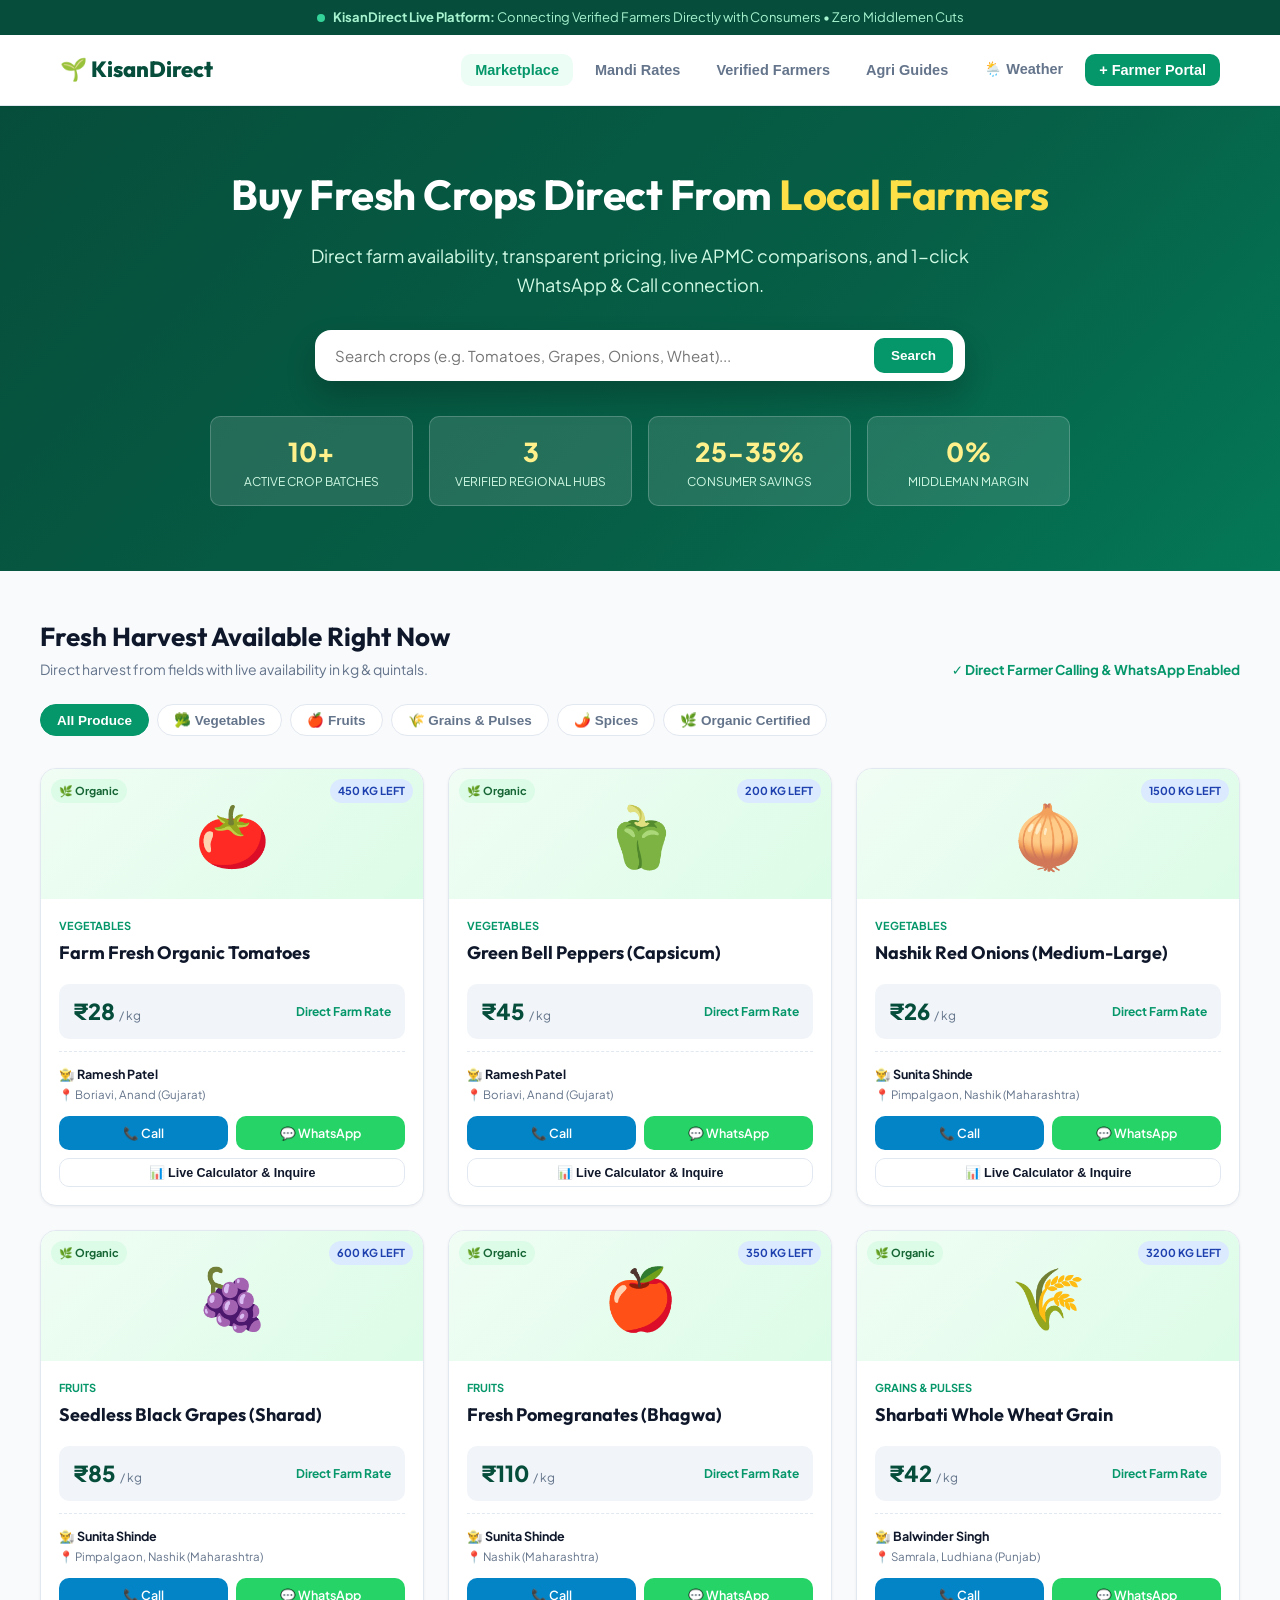
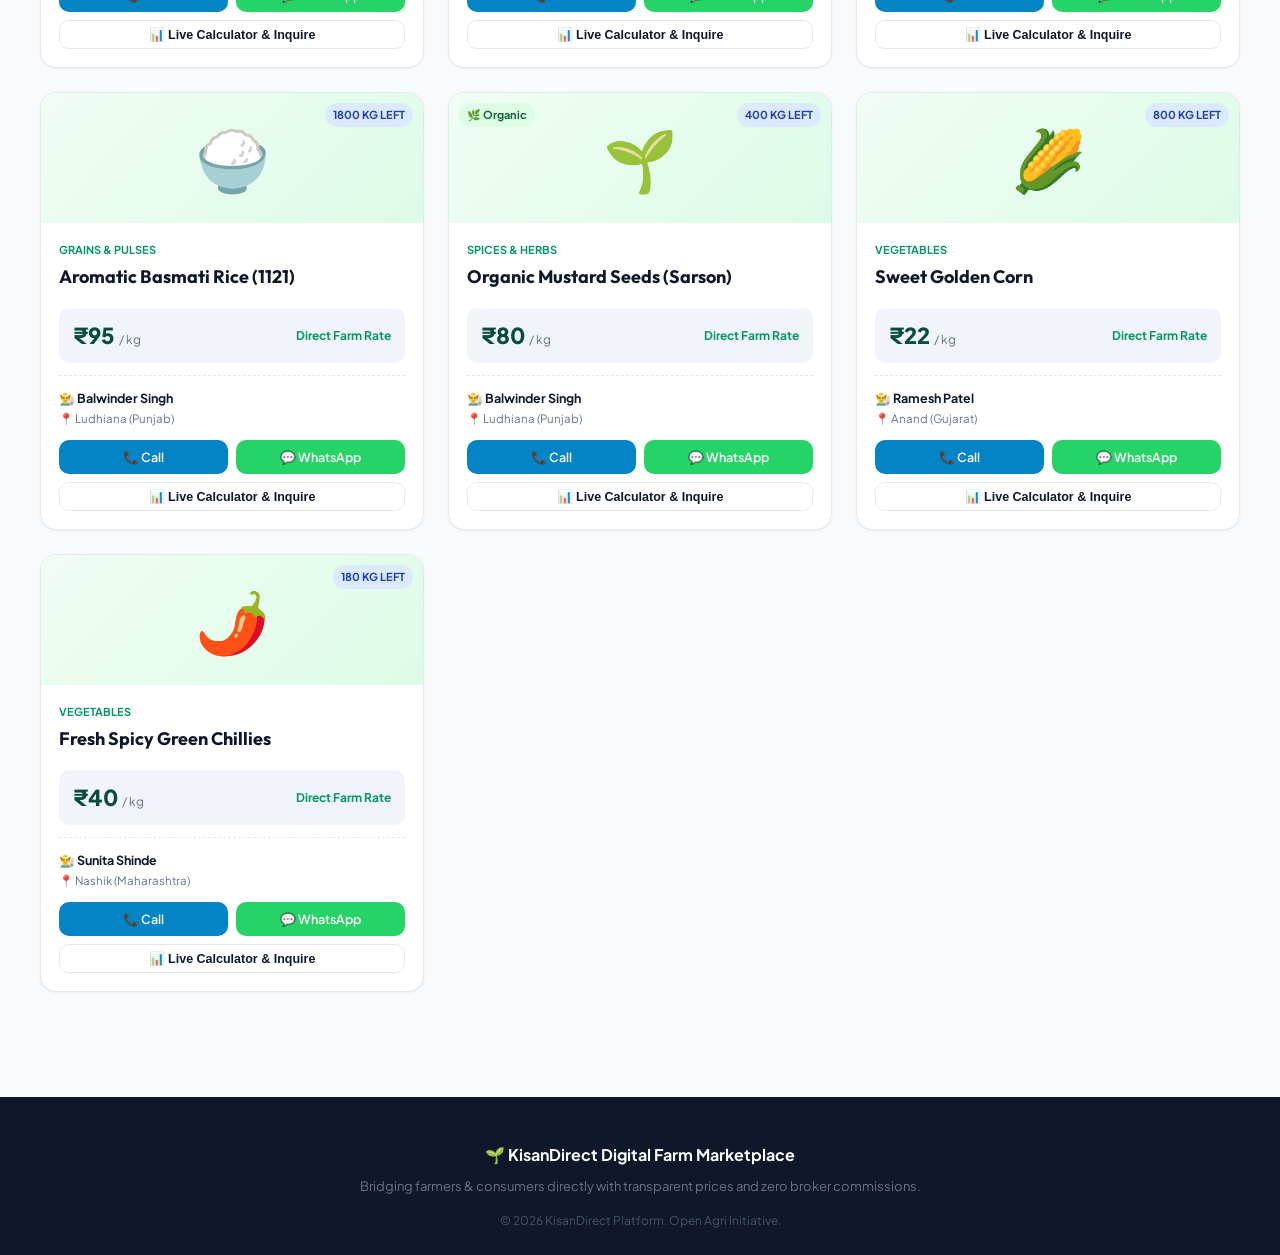
<file: index.html>
<!DOCTYPE html>
<html lang="en">
<head>
    <meta charset="UTF-8">
    <meta name="viewport" content="width=device-width, initial-scale=1.0">
    <meta name="description" content="KisanDirect - Digital Platform connecting farmers directly with consumers by providing real crop availability, transparent prices, and direct contact.">
    <title>KisanDirect | Digital Farm-to-Consumer Platform</title>
    <link rel="stylesheet" href="https://fonts.googleapis.com/css2?family=Plus+Jakarta+Sans:wght@300;400;500;600;700;800&family=Outfit:wght@400;500;600;700;800&display=swap">
    <link rel="icon" href="data:image/svg+xml,<svg xmlns=%22http://www.w3.org/2000/svg%22 viewBox=%220 0 100 100%22><text y=%22.9em%22 font-size=%2290%22>🌾</text></svg>">
    <style>
        :root {
            --primary: #059669;
            --primary-hover: #047857;
            --primary-dark: #064e3b;
            --primary-light: #ecfdf5;
            --primary-border: #a7f3d0;
            --accent: #d97706;
            --accent-light: #fef3c7;
            --bg-page: #f8fafc;
            --bg-surface: #ffffff;
            --bg-subtle: #f1f5f9;
            --text-main: #0f172a;
            --text-muted: #64748b;
            --border: #e2e8f0;
            --radius-md: 10px;
            --radius-lg: 16px;
            --radius-full: 9999px;
            --shadow-sm: 0 1px 3px rgba(0,0,0,0.06);
            --shadow-md: 0 6px 16px rgba(0,0,0,0.08);
            --shadow-hover: 0 14px 25px -4px rgba(16, 185, 129, 0.18);
            --font-body: 'Plus Jakarta Sans', system-ui, sans-serif;
            --font-heading: 'Outfit', sans-serif;
        }
        * { margin:0; padding:0; box-sizing:border-box; }
        body { font-family: var(--font-body); background-color: var(--bg-page); color: var(--text-main); line-height: 1.6; }
        h1,h2,h3,h4 { font-family: var(--font-heading); font-weight: 700; }
        a { text-decoration: none; color: inherit; }
        .container { max-width: 1200px; margin: 0 auto; padding: 0 20px; }

        /* Announcement */
        .topbar { background: var(--primary-dark); color: #a7f3d0; font-size: 13px; padding: 7px 0; text-align: center; }
        .live-dot { width: 8px; height: 8px; background: #34d399; border-radius: 50%; display: inline-block; margin-right: 6px; }

        /* Navbar */
        .navbar { background: #fff; border-bottom: 1px solid var(--border); position: sticky; top: 0; z-index: 100; box-shadow: var(--shadow-sm); }
        .navbar-inner { display: flex; justify-content: space-between; align-items: center; height: 70px; }
        .brand { display: flex; align-items: center; gap: 10px; font-size: 22px; font-weight: 800; color: var(--primary-dark); font-family: var(--font-heading); }
        .nav-links { display: flex; gap: 8px; align-items: center; list-style: none; }
        .nav-btn { padding: 8px 14px; font-size: 14.5px; font-weight: 600; color: var(--text-muted); border-radius: var(--radius-md); border: none; background: none; cursor: pointer; transition: 0.2s; }
        .nav-btn:hover, .nav-btn.active { color: var(--primary); background: var(--primary-light); }

        /* Buttons */
        .btn { display: inline-flex; align-items: center; justify-content: center; gap: 6px; padding: 9px 16px; font-size: 13.5px; font-weight: 600; border-radius: var(--radius-md); border: 1px solid transparent; cursor: pointer; transition: 0.2s; }
        .btn-primary { background: var(--primary); color: #fff; }
        .btn-primary:hover { background: var(--primary-hover); transform: translateY(-1px); }
        .btn-secondary { background: #fff; color: var(--text-main); border-color: var(--border); }
        .btn-secondary:hover { background: var(--bg-subtle); }
        .btn-call { background: #0284c7; color: #fff !important; }
        .btn-whatsapp { background: #25D366; color: #fff !important; }
        .btn-whatsapp:hover { background: #20ba59; }
        .btn-sm { padding: 6px 12px; font-size: 12.5px; }
        .btn-full { width: 100%; }

        /* Hero */
        .hero { background: linear-gradient(135deg, #064e3b 0%, #065f46 60%, #047857 100%); color: #fff; padding: 55px 0 65px; text-align: center; }
        .hero-title { font-size: 42px; margin-bottom: 14px; letter-spacing: -0.5px; }
        .hero-title span { color: #fde047; }
        .hero-sub { font-size: 18px; color: #d1fae5; max-width: 720px; margin: 0 auto 30px; font-weight: 400; }
        .search-box { background: #fff; border-radius: var(--radius-lg); padding: 8px 12px; max-width: 650px; margin: 0 auto; display: flex; gap: 10px; box-shadow: 0 15px 30px rgba(0,0,0,0.2); }
        .search-box input { flex: 1; border: none; outline: none; font-size: 15px; padding: 8px; font-family: inherit; }

        /* Stats */
        .stats-bar { display: grid; grid-template-columns: repeat(4, 1fr); gap: 16px; max-width: 860px; margin: 35px auto 0; }
        .stat-card { background: rgba(255,255,255,0.12); border: 1px solid rgba(255,255,255,0.2); border-radius: var(--radius-md); padding: 14px; }
        .stat-num { font-size: 26px; font-weight: 800; color: #fef08a; }
        .stat-label { font-size: 12px; color: #d1fae5; text-transform: uppercase; }

        /* Sections */
        .section { padding: 45px 0; }
        .section-header { display: flex; justify-content: space-between; align-items: flex-end; margin-bottom: 24px; flex-wrap: wrap; gap: 12px; }
        .section-title { font-size: 26px; }

        /* Filter Pills */
        .pills { display: flex; gap: 8px; overflow-x: auto; padding-bottom: 8px; margin-bottom: 24px; }
        .pill { padding: 7px 16px; background: #fff; border: 1px solid var(--border); border-radius: var(--radius-full); font-size: 13.5px; font-weight: 600; color: var(--text-muted); cursor: pointer; border: 1px solid var(--border); }
        .pill.active, .pill:hover { background: var(--primary); color: #fff; border-color: var(--primary); }

        /* Crop Grid */
        .crop-grid { display: grid; grid-template-columns: repeat(auto-fill, minmax(290px, 1fr)); gap: 24px; }
        .crop-card { background: #fff; border: 1px solid var(--border); border-radius: var(--radius-lg); overflow: hidden; box-shadow: var(--shadow-sm); transition: 0.2s; display: flex; flex-direction: column; }
        .crop-card:hover { transform: translateY(-4px); box-shadow: var(--shadow-hover); border-color: var(--primary-border); }
        .crop-img { height: 130px; background: linear-gradient(135deg, #f0fdf4, #dcfce7); display: flex; align-items: center; justify-content: center; font-size: 60px; position: relative; }
        .crop-badge { position: absolute; top: 10px; right: 10px; background: #dbeafe; color: #1e40af; padding: 3px 8px; border-radius: var(--radius-full); font-size: 11px; font-weight: 700; text-transform: uppercase; }
        .organic-tag { position: absolute; top: 10px; left: 10px; background: #dcfce7; color: #166534; padding: 3px 8px; border-radius: var(--radius-full); font-size: 11px; font-weight: 700; }
        .crop-body { padding: 18px; flex: 1; display: flex; flex-direction: column; }
        .crop-cat { font-size: 11px; font-weight: 700; color: var(--primary); text-transform: uppercase; margin-bottom: 4px; }
        .crop-name { font-size: 18px; margin-bottom: 4px; }
        .crop-price-box { background: var(--bg-subtle); border-radius: var(--radius-md); padding: 10px 14px; display: flex; justify-content: space-between; align-items: center; margin: 12px 0; }
        .crop-price { font-size: 22px; font-weight: 800; color: var(--primary-dark); }
        .farmer-row { border-top: 1px dashed var(--border); padding-top: 12px; margin-top: auto; font-size: 12.5px; }
        .card-actions { display: grid; grid-template-columns: 1fr 1fr; gap: 8px; margin-top: 12px; }

        /* Table */
        .table-box { background: #fff; border: 1px solid var(--border); border-radius: var(--radius-lg); overflow: hidden; box-shadow: var(--shadow-sm); }
        table { width: 100%; border-collapse: collapse; font-size: 14px; text-align: left; }
        th { background: #f8fafc; padding: 14px 18px; font-size: 12px; color: var(--text-muted); text-transform: uppercase; border-bottom: 1px solid var(--border); }
        td { padding: 14px 18px; border-bottom: 1px solid var(--border); vertical-align: middle; }

        /* Modal */
        .modal { display: none; position: fixed; inset: 0; background: rgba(0,0,0,0.5); z-index: 200; align-items: center; justify-content: center; padding: 20px; }
        .modal.active { display: flex; }
        .modal-content { background: #fff; border-radius: var(--radius-lg); max-width: 520px; width: 100%; padding: 28px; box-shadow: var(--shadow-md); position: relative; max-height: 90vh; overflow-y: auto; }
        .close-btn { position: absolute; top: 18px; right: 20px; font-size: 24px; border: none; background: none; cursor: pointer; color: var(--text-muted); }

        .form-group { margin-bottom: 14px; }
        label { display: block; font-size: 13px; font-weight: 600; margin-bottom: 5px; }
        input, select, textarea { width: 100%; padding: 10px 12px; border: 1px solid var(--border); border-radius: var(--radius-md); font-family: inherit; font-size: 14px; outline: none; }
        input:focus, select:focus, textarea:focus { border-color: var(--primary); }

        /* Footer */
        .footer { background: #0f172a; color: #94a3b8; padding: 45px 0 25px; margin-top: 60px; font-size: 14px; }
        @media (max-width: 768px) {
            .hero-title { font-size: 30px; }
            .stats-bar { grid-template-columns: 1fr 1fr; }
            .nav-links { display: none; }
        }
    </style>
</head>
<body>

    <div class="topbar">
        <div class="container">
            <span class="live-dot"></span>
            <strong>KisanDirect Live Platform:</strong> Connecting Verified Farmers Directly with Consumers &bull; Zero Middlemen Cuts
        </div>
    </div>

    <header class="navbar">
        <div class="container navbar-inner">
            <a href="#" class="brand">🌱 KisanDirect</a>
            <ul class="nav-links">
                <li><button class="nav-btn active" onclick="showTab('marketplace')">Marketplace</button></li>
                <li><button class="nav-btn" onclick="showTab('mandi')">Mandi Rates</button></li>
                <li><button class="nav-btn" onclick="showTab('farmers')">Verified Farmers</button></li>
                <li><button class="nav-btn" onclick="showTab('tips')">Agri Guides</button></li>
                <li><button class="nav-btn" onclick="showTab('weather')">🌦️ Weather</button></li>
                <li><button class="nav-btn" onclick="showTab('portal')" style="background:var(--primary);color:#fff;">+ Farmer Portal</button></li>
            </ul>
        </div>
    </header>

    <!-- Hero -->
    <section class="hero">
        <div class="container">
            <h1 class="hero-title">Buy Fresh Crops Direct From <span>Local Farmers</span></h1>
            <p class="hero-sub">Direct farm availability, transparent pricing, live APMC comparisons, and 1-click WhatsApp &amp; Call connection.</p>
            
            <div class="search-box">
                <input type="text" id="searchInput" placeholder="Search crops (e.g. Tomatoes, Grapes, Onions, Wheat)..." oninput="filterCrops()">
                <button class="btn btn-primary" onclick="filterCrops()">Search</button>
            </div>

            <div class="stats-bar">
                <div class="stat-card">
                    <div class="stat-num" id="cropCountDisplay">12+</div>
                    <div class="stat-label">Active Crop Batches</div>
                </div>
                <div class="stat-card">
                    <div class="stat-num">3</div>
                    <div class="stat-label">Verified Regional Hubs</div>
                </div>
                <div class="stat-card">
                    <div class="stat-num">25-35%</div>
                    <div class="stat-label">Consumer Savings</div>
                </div>
                <div class="stat-card">
                    <div class="stat-num">0%</div>
                    <div class="stat-label">Middleman Margin</div>
                </div>
            </div>
        </div>
    </section>

    <!-- SECTION: Marketplace -->
    <div id="tab-marketplace" class="container section">
        <div class="section-header">
            <div>
                <h2 class="section-title">Fresh Harvest Available Right Now</h2>
                <p style="color:var(--text-muted); font-size:14px;">Direct harvest from fields with live availability in kg &amp; quintals.</p>
            </div>
            <div style="font-size:13.5px; font-weight:700; color:var(--primary);">
                ✓ Direct Farmer Calling &amp; WhatsApp Enabled
            </div>
        </div>

        <!-- Pills -->
        <div class="pills">
            <button class="pill active" onclick="setCategory('All', this)">All Produce</button>
            <button class="pill" onclick="setCategory('Vegetables', this)">🥦 Vegetables</button>
            <button class="pill" onclick="setCategory('Fruits', this)">🍎 Fruits</button>
            <button class="pill" onclick="setCategory('Grains & Pulses', this)">🌾 Grains &amp; Pulses</button>
            <button class="pill" onclick="setCategory('Spices & Herbs', this)">🌶️ Spices</button>
            <button class="pill" onclick="setCategory('Organic', this)">🌿 Organic Certified</button>
        </div>

        <div class="crop-grid" id="cropGrid">
            <!-- Dynamic crop cards populated by JS -->
        </div>
    </div>

    <!-- SECTION: Mandi Benchmark Rates -->
    <div id="tab-mandi" class="container section" style="display:none;">
        <div class="section-header">
            <div>
                <h2 class="section-title">APMC Mandi Market Benchmarks</h2>
                <p style="color:var(--text-muted); font-size:14px;">Official agricultural market rates vs. direct farm-gate pricing.</p>
            </div>
        </div>

        <div class="table-box">
            <div style="overflow-x:auto;">
                <table>
                    <thead>
                        <tr>
                            <th>Crop</th>
                            <th>Mandi Name</th>
                            <th>District</th>
                            <th>Mandi Modal Rate</th>
                            <th>KisanDirect Farmer Rate</th>
                            <th>Direct Advantage</th>
                        </tr>
                    </thead>
                    <tbody id="mandiTableBody">
                        <!-- Populated by JS -->
                    </tbody>
                </table>
            </div>
        </div>
    </div>

    <!-- SECTION: Farmers Directory -->
    <div id="tab-farmers" class="container section" style="display:none;">
        <div class="section-header">
            <div>
                <h2 class="section-title">Verified Regional Farmers</h2>
                <p style="color:var(--text-muted); font-size:14px;">Connect directly with local farm growers.</p>
            </div>
        </div>
        <div class="crop-grid" id="farmersGrid">
            <!-- Populated by JS -->
        </div>
    </div>

    <!-- SECTION: Agri Tips -->
    <div id="tab-tips" class="container section" style="display:none;">
        <div class="section-header">
            <div>
                <h2 class="section-title">Agri Advisories &amp; Best Practices</h2>
                <p style="color:var(--text-muted); font-size:14px;">Field advisories on harvest grading, packaging, and natural farming.</p>
            </div>
        </div>
        <div class="crop-grid" id="tipsGrid">
            <!-- Populated by JS -->
        </div>
    </div>

    <!-- SECTION: Weather Advisory -->
    <div id="tab-weather" class="container section" style="display:none;">
        <div class="section-header">
            <div>
                <h2 class="section-title">🌦️ Agricultural Weather &amp; Location Advisory</h2>
                <p style="color:var(--text-muted); font-size:14px;">Hyper-local farm microclimate forecast, spray window, and irrigation advisory.</p>
            </div>
        </div>

        <!-- Location Search -->
        <div style="background:#fff; border:1px solid var(--border); border-radius:var(--radius-lg); padding:18px 22px; margin-bottom:24px; box-shadow:var(--shadow-sm);">
            <div style="display:flex; gap:12px; flex-wrap:wrap; align-items:center;">
                <div style="flex:1; min-width:260px; position:relative;">
                    <input type="text" id="weatherLocationInput" placeholder="Enter farm village, town, or district (e.g. Belagavi, Nashik, Ludhiana)..." value="Belagavi" style="padding-left:38px;">
                    <span style="position:absolute; left:14px; top:50%; transform:translateY(-50%); font-size:16px;">🔍</span>
                </div>
                <button class="btn btn-primary" onclick="fetchWeather()">Check Weather</button>
                <button class="btn btn-secondary" onclick="detectGPS()">📍 Detect My Location</button>
            </div>
            <div style="display:flex; align-items:center; gap:8px; flex-wrap:wrap; margin-top:14px; padding-top:12px; border-top:1px dashed var(--border);">
                <span style="font-size:12.5px; font-weight:700; color:var(--text-muted); text-transform:uppercase;">Agricultural Hubs:</span>
                <button class="pill active" onclick="setWeatherLocation('Belagavi', this)" style="padding:4px 10px; font-size:12px;">Belagavi</button>
                <button class="pill" onclick="setWeatherLocation('Nashik', this)" style="padding:4px 10px; font-size:12px;">Nashik</button>
                <button class="pill" onclick="setWeatherLocation('Anand', this)" style="padding:4px 10px; font-size:12px;">Anand</button>
                <button class="pill" onclick="setWeatherLocation('Ludhiana', this)" style="padding:4px 10px; font-size:12px;">Ludhiana</button>
                <button class="pill" onclick="setWeatherLocation('Pune', this)" style="padding:4px 10px; font-size:12px;">Pune</button>
                <button class="pill" onclick="setWeatherLocation('Jaipur', this)" style="padding:4px 10px; font-size:12px;">Jaipur</button>
                <button class="pill" onclick="setWeatherLocation('Shimla', this)" style="padding:4px 10px; font-size:12px;">Shimla</button>
            </div>
        </div>

        <!-- Weather Display Card -->
        <div id="weatherDisplay" style="background:linear-gradient(135deg,#064e3b 0%,#065f46 50%,#047857 100%); color:#fff; border-radius:var(--radius-lg); padding:32px; margin-bottom:24px; box-shadow:var(--shadow-md); position:relative; overflow:hidden;">
            <div style="position:absolute; right:30px; bottom:-15px; font-size:160px; opacity:0.12; pointer-events:none;" id="wBigIcon">☀️</div>
            <div style="display:grid; grid-template-columns:1.2fr 1fr; gap:24px; position:relative; z-index:1;">
                <div>
                    <div style="display:inline-flex; align-items:center; gap:8px; background:rgba(255,255,255,0.15); padding:4px 14px; border-radius:99px; font-size:13.5px; margin-bottom:12px;">
                        <span>📍</span>
                        <strong id="wLocName">Belagavi, Karnataka</strong>
                    </div>
                    <div style="display:flex; align-items:center; gap:20px; margin-top:6px;">
                        <div style="font-size:64px; line-height:1;" id="wIcon">☀️</div>
                        <div>
                            <div style="font-size:56px; font-weight:800; line-height:1; letter-spacing:-1px;" id="wTemp">--°C</div>
                            <div style="font-size:18px; color:#a7f3d0; font-weight:600; margin-top:4px;" id="wCondition">Loading...</div>
                        </div>
                    </div>
                    <div style="margin-top:16px; font-size:14.5px; color:#d1fae5; line-height:1.5;" id="wTip">
                        🌾 <strong>Agronomy Note:</strong> Checking weather data...
                    </div>
                </div>
                <div style="display:grid; grid-template-columns:repeat(2,1fr); gap:12px; align-content:center;">
                    <div style="background:rgba(255,255,255,0.1); border:1px solid rgba(255,255,255,0.18); border-radius:var(--radius-md); padding:12px 16px;">
                        <span style="font-size:12px; color:#a7f3d0; text-transform:uppercase; font-weight:600;">💧 Humidity</span>
                        <div style="font-size:22px; font-weight:800; margin-top:2px;" id="wHumidity">--%</div>
                    </div>
                    <div style="background:rgba(255,255,255,0.1); border:1px solid rgba(255,255,255,0.18); border-radius:var(--radius-md); padding:12px 16px;">
                        <span style="font-size:12px; color:#a7f3d0; text-transform:uppercase; font-weight:600;">💨 Wind</span>
                        <div style="font-size:22px; font-weight:800; margin-top:2px;" id="wWind">-- km/h</div>
                    </div>
                    <div style="background:rgba(255,255,255,0.1); border:1px solid rgba(255,255,255,0.18); border-radius:var(--radius-md); padding:12px 16px;">
                        <span style="font-size:12px; color:#a7f3d0; text-transform:uppercase; font-weight:600;">🌧️ Precipitation</span>
                        <div style="font-size:22px; font-weight:800; margin-top:2px;" id="wPrecip">-- mm</div>
                    </div>
                    <div style="background:rgba(255,255,255,0.1); border:1px solid rgba(255,255,255,0.18); border-radius:var(--radius-md); padding:12px 16px;">
                        <span style="font-size:12px; color:#a7f3d0; text-transform:uppercase; font-weight:600;">⏲️ Pressure</span>
                        <div style="font-size:22px; font-weight:800; margin-top:2px;" id="wPressure">-- hPa</div>
                    </div>
                </div>
            </div>
        </div>

        <!-- Advisory Cards -->
        <h3 style="font-size:20px; font-weight:800; margin-bottom:14px;">🌱 Farm Advisories</h3>
        <div style="display:grid; grid-template-columns:repeat(auto-fit,minmax(260px,1fr)); gap:18px; margin-bottom:28px;" id="advisoryGrid"></div>

        <!-- 7-Day Forecast -->
        <h3 style="font-size:20px; font-weight:800; margin-bottom:14px;">📅 7-Day Agricultural Forecast</h3>
        <div style="display:grid; grid-template-columns:repeat(auto-fit,minmax(135px,1fr)); gap:14px;" id="forecastGrid"></div>
    </div>

    <!-- SECTION: Farmer Portal -->
    <div id="tab-portal" class="container section" style="display:none;">
        <div class="section-header">
            <div>
                <h2 class="section-title">Farmer Self-Listing Portal</h2>
                <p style="color:var(--text-muted); font-size:14px;">List your ready harvest batch in 60 seconds.</p>
            </div>
        </div>

        <div style="background:#fff; border:1px solid var(--border); border-radius:var(--radius-lg); padding:28px; max-width:680px; margin:0 auto; box-shadow:var(--shadow-sm);">
            <form id="newCropForm" onsubmit="handleNewCrop(event)">
                <div style="display:grid; grid-template-columns:1fr 1fr; gap:14px;">
                    <div class="form-group">
                        <label>Crop Name *</label>
                        <input type="text" id="fc_name" placeholder="e.g. Organic Tomatoes" required>
                    </div>
                    <div class="form-group">
                        <label>Category *</label>
                        <select id="fc_cat" required>
                            <option value="Vegetables">Vegetables</option>
                            <option value="Fruits">Fruits</option>
                            <option value="Grains & Pulses">Grains &amp; Pulses</option>
                            <option value="Spices & Herbs">Spices &amp; Herbs</option>
                        </select>
                    </div>
                </div>

                <div style="display:grid; grid-template-columns:1fr 1fr; gap:14px;">
                    <div class="form-group">
                        <label>Price per Unit (₹) *</label>
                        <input type="number" id="fc_price" placeholder="e.g. 30" required>
                    </div>
                    <div class="form-group">
                        <label>Unit</label>
                        <select id="fc_unit">
                            <option value="kg">kg</option>
                            <option value="quintal">quintal</option>
                            <option value="box">box</option>
                        </select>
                    </div>
                </div>

                <div style="display:grid; grid-template-columns:1fr 1fr; gap:14px;">
                    <div class="form-group">
                        <label>Available Stock *</label>
                        <input type="number" id="fc_stock" placeholder="e.g. 500" required>
                    </div>
                    <div class="form-group">
                        <label>Icon</label>
                        <select id="fc_icon">
                            <option value="🍅">🍅 Tomato</option>
                            <option value="🧅">🧅 Onion</option>
                            <option value="🥔">🥔 Potato</option>
                            <option value="🍇">🍇 Grapes</option>
                            <option value="🌾">🌾 Grain</option>
                            <option value="🌶️">🌶️ Chilli</option>
                        </select>
                    </div>
                </div>

                <div class="form-group">
                    <label>Farmer Name &amp; Village *</label>
                    <input type="text" id="fc_farmer" placeholder="e.g. Ramesh Patel, Anand Gujarat" required>
                </div>

                <div class="form-group">
                    <label>Mobile Number (Calling &amp; WhatsApp) *</label>
                    <input type="tel" id="fc_phone" placeholder="e.g. 9825123456" required>
                </div>

                <button type="submit" class="btn btn-primary btn-full" style="padding:12px; font-size:15px; margin-top:10px;">
                    Publish Listing to Live Marketplace &rarr;
                </button>
            </form>
        </div>
    </div>

    <!-- Interactive Inquiry & Calculator Modal -->
    <div class="modal" id="inqModal">
        <div class="modal-content">
            <button class="close-btn" onclick="closeModal()">&times;</button>
            <div style="font-size:36px; text-align:center; margin-bottom:10px;" id="modalEmoji">🍅</div>
            <h3 style="font-size:22px; text-align:center; margin-bottom:4px;" id="modalTitle">Crop Name</h3>
            <p style="text-align:center; font-size:13px; color:var(--text-muted); margin-bottom:18px;" id="modalFarmer">Farmer Name</p>

            <!-- Dynamic Calculator -->
            <div style="background:#ecfdf5; border:1px solid #a7f3d0; border-radius:var(--radius-md); padding:16px; margin-bottom:18px;">
                <div style="display:flex; justify-content:space-between; align-items:center;">
                    <strong style="color:#064e3b; font-size:14px;">Live Cost Calculator:</strong>
                    <span style="font-size:12px; color:#059669;">Zero Commission</span>
                </div>
                <div style="display:flex; align-items:center; gap:12px; margin-top:8px;">
                    <div style="flex:1;">
                        <label style="font-size:11.5px; color:#064e3b;">Quantity Needed (<span id="modalUnit">kg</span>):</label>
                        <input type="number" id="calcQty" value="10" min="1" oninput="updateModalCalc()" style="background:#fff;">
                    </div>
                    <div style="text-align:right;">
                        <span style="font-size:11px; text-transform:uppercase; color:#064e3b;">Estimated Total</span>
                        <div style="font-size:22px; font-weight:800; color:var(--primary-dark);" id="modalTotal">₹0</div>
                    </div>
                </div>
            </div>

            <!-- Direct Contact Actions -->
            <div style="display:grid; grid-template-columns:1fr 1fr; gap:10px; margin-bottom:18px;">
                <a id="modalCallBtn" href="#" class="btn btn-call">📞 Direct Call</a>
                <a id="modalWaBtn" href="#" target="_blank" class="btn btn-whatsapp">💬 WhatsApp Chat</a>
            </div>

            <hr style="border:none; border-top:1px solid var(--border); margin-bottom:16px;">

            <!-- Quick Inquiry Form -->
            <form onsubmit="submitModalInquiry(event)">
                <div class="form-group">
                    <label>Your Name *</label>
                    <input type="text" id="buyerName" placeholder="e.g. Amit Kumar" required>
                </div>
                <div class="form-group">
                    <label>Your Contact Phone *</label>
                    <input type="tel" id="buyerPhone" placeholder="e.g. 9819001122" required>
                </div>
                <div class="form-group">
                    <label>Delivery Area / City</label>
                    <input type="text" id="buyerLoc" placeholder="e.g. Mumbai / Farm Pickup">
                </div>
                <button type="submit" class="btn btn-primary btn-full">Send Direct Inquiry &rarr;</button>
            </form>
        </div>
    </div>

    <footer class="footer">
        <div class="container" style="text-align:center;">
            <p style="font-size:16px; font-weight:700; color:#fff; margin-bottom:8px;">🌱 KisanDirect Digital Farm Marketplace</p>
            <p style="font-size:13px; color:#64748b; margin-bottom:14px;">Bridging farmers &amp; consumers directly with transparent prices and zero broker commissions.</p>
            <p style="font-size:12px; color:#475569;">&copy; 2026 KisanDirect Platform. Open Agri Initiative.</p>
        </div>
    </footer>

    <script>
        // Seed initial crops
        const defaultCrops = [
            { id: 1, name: "Farm Fresh Organic Tomatoes", category: "Vegetables", price: 28, unit: "kg", stock: 450, emoji: "🍅", organic: true, farmer: "Ramesh Patel", loc: "Boriavi, Anand (Gujarat)", phone: "9825123456" },
            { id: 2, name: "Green Bell Peppers (Capsicum)", category: "Vegetables", price: 45, unit: "kg", stock: 200, emoji: "🫑", organic: true, farmer: "Ramesh Patel", loc: "Boriavi, Anand (Gujarat)", phone: "9825123456" },
            { id: 3, name: "Nashik Red Onions (Medium-Large)", category: "Vegetables", price: 26, unit: "kg", stock: 1500, emoji: "🧅", organic: false, farmer: "Sunita Shinde", loc: "Pimpalgaon, Nashik (Maharashtra)", phone: "9422987654" },
            { id: 4, name: "Seedless Black Grapes (Sharad)", category: "Fruits", price: 85, unit: "kg", stock: 600, emoji: "🍇", organic: true, farmer: "Sunita Shinde", loc: "Pimpalgaon, Nashik (Maharashtra)", phone: "9422987654" },
            { id: 5, name: "Fresh Pomegranates (Bhagwa)", category: "Fruits", price: 110, unit: "kg", stock: 350, emoji: "🍎", organic: true, farmer: "Sunita Shinde", loc: "Nashik (Maharashtra)", phone: "9422987654" },
            { id: 6, name: "Sharbati Whole Wheat Grain", category: "Grains & Pulses", price: 42, unit: "kg", stock: 3200, emoji: "🌾", organic: true, farmer: "Balwinder Singh", loc: "Samrala, Ludhiana (Punjab)", phone: "9876501234" },
            { id: 7, name: "Aromatic Basmati Rice (1121)", category: "Grains & Pulses", price: 95, unit: "kg", stock: 1800, emoji: "🍚", organic: false, farmer: "Balwinder Singh", loc: "Ludhiana (Punjab)", phone: "9876501234" },
            { id: 8, name: "Organic Mustard Seeds (Sarson)", category: "Spices & Herbs", price: 80, unit: "kg", stock: 400, emoji: "🌱", organic: true, farmer: "Balwinder Singh", loc: "Ludhiana (Punjab)", phone: "9876501234" },
            { id: 9, name: "Sweet Golden Corn", category: "Vegetables", price: 22, unit: "kg", stock: 800, emoji: "🌽", organic: false, farmer: "Ramesh Patel", loc: "Anand (Gujarat)", phone: "9825123456" },
            { id: 10, name: "Fresh Spicy Green Chillies", category: "Vegetables", price: 40, unit: "kg", stock: 180, emoji: "🌶️", organic: false, farmer: "Sunita Shinde", loc: "Nashik (Maharashtra)", phone: "9422987654" }
        ];

        let crops = JSON.parse(localStorage.getItem('kd_crops')) || defaultCrops;
        let activeCategory = 'All';
        let currentModalCrop = null;

        function renderCrops() {
            const query = (document.getElementById('searchInput')?.value || '').toLowerCase().trim();
            const grid = document.getElementById('cropGrid');
            grid.innerHTML = '';

            const filtered = crops.filter(c => {
                const matchCat = activeCategory === 'All' ? true : 
                                 activeCategory === 'Organic' ? c.organic : 
                                 c.category === activeCategory;
                const matchText = c.name.toLowerCase().includes(query) || c.farmer.toLowerCase().includes(query) || c.loc.toLowerCase().includes(query);
                return matchCat && matchText;
            });

            document.getElementById('cropCountDisplay').textContent = `${crops.length}+`;

            filtered.forEach(c => {
                const card = document.createElement('div');
                card.className = 'crop-card';
                card.innerHTML = `
                    <div class="crop-img">
                        ${c.emoji}
                        ${c.organic ? '<span class="organic-tag">🌿 Organic</span>' : ''}
                        <span class="crop-badge">${c.stock} ${c.unit} Left</span>
                    </div>
                    <div class="crop-body">
                        <div class="crop-cat">${c.category}</div>
                        <h3 class="crop-name">${c.name}</h3>
                        <div class="crop-price-box">
                            <div>
                                <div class="crop-price">₹${c.price} <span style="font-size:12px;font-weight:400;color:#64748b;">/ ${c.unit}</span></div>
                            </div>
                            <div style="font-size:12px; color:#059669; font-weight:700;">Direct Farm Rate</div>
                        </div>
                        <div class="farmer-row">
                            <strong>👨‍🌾 ${c.farmer}</strong>
                            <div style="color:var(--text-muted); font-size:11.5px; margin-top:2px;">📍 ${c.loc}</div>
                        </div>
                        <div class="card-actions">
                            <a href="tel:${c.phone}" class="btn btn-sm btn-call">📞 Call</a>
                            <a href="https://wa.me/91${c.phone}?text=${encodeURIComponent('Namaste! I would like to inquire about your ' + c.name + ' listed on KisanDirect.')}" target="_blank" class="btn btn-sm btn-whatsapp">💬 WhatsApp</a>
                        </div>
                        <button onclick="openModal(${c.id})" class="btn btn-sm btn-secondary btn-full" style="margin-top:8px;">
                            📊 Live Calculator &amp; Inquire
                        </button>
                    </div>
                `;
                grid.appendChild(card);
            });
        }

        function filterCrops() { renderCrops(); }
        function setCategory(cat, el) {
            activeCategory = cat;
            document.querySelectorAll('.pill').forEach(p => p.classList.remove('active'));
            el.classList.add('active');
            renderCrops();
        }

        // Modal Logic
        function openModal(id) {
            currentModalCrop = crops.find(c => c.id === id);
            if (!currentModalCrop) return;
            document.getElementById('modalEmoji').textContent = currentModalCrop.emoji;
            document.getElementById('modalTitle').textContent = currentModalCrop.name;
            document.getElementById('modalFarmer').textContent = `👨‍🌾 ${currentModalCrop.farmer} (${currentModalCrop.loc})`;
            document.getElementById('modalUnit').textContent = currentModalCrop.unit;
            document.getElementById('modalCallBtn').href = `tel:${currentModalCrop.phone}`;
            document.getElementById('modalWaBtn').href = `https://wa.me/91${currentModalCrop.phone}?text=${encodeURIComponent('Namaste! I would like to purchase ' + currentModalCrop.name + ' on KisanDirect.')}`;
            document.getElementById('calcQty').value = 10;
            updateModalCalc();
            document.getElementById('inqModal').classList.add('active');
        }

        function closeModal() {
            document.getElementById('inqModal').classList.remove('active');
        }

        function updateModalCalc() {
            if (!currentModalCrop) return;
            const qty = parseFloat(document.getElementById('calcQty').value) || 0;
            const total = qty * currentModalCrop.price;
            document.getElementById('modalTotal').textContent = `₹${total.toLocaleString('en-IN')}`;
        }

        function submitModalInquiry(e) {
            e.preventDefault();
            const name = document.getElementById('buyerName').value;
            const phone = document.getElementById('buyerPhone').value;
            const qty = document.getElementById('calcQty').value;
            alert(`🎉 Inquiry Sent!\n\nThank you ${name}! Farmer ${currentModalCrop.farmer} has been alerted for your requirement of ${qty} ${currentModalCrop.unit} ${currentModalCrop.name}.\n\nYou can also click Call or WhatsApp above for instant contact.`);
            closeModal();
        }

        // Add Crop
        function handleNewCrop(e) {
            e.preventDefault();
            const newCrop = {
                id: Date.now(),
                name: document.getElementById('fc_name').value,
                category: document.getElementById('fc_cat').value,
                price: parseFloat(document.getElementById('fc_price').value),
                unit: document.getElementById('fc_unit').value,
                stock: parseFloat(document.getElementById('fc_stock').value),
                emoji: document.getElementById('fc_icon').value,
                organic: true,
                farmer: document.getElementById('fc_farmer').value,
                loc: "Local Hub",
                phone: document.getElementById('fc_phone').value
            };
            crops.unshift(newCrop);
            localStorage.setItem('kd_crops', JSON.stringify(crops));
            alert(`✅ Success!\n"${newCrop.name}" is now live on the marketplace!`);
            document.getElementById('newCropForm').reset();
            showTab('marketplace');
        }

        // Tab Navigation
        function showTab(name) {
            ['marketplace', 'mandi', 'farmers', 'tips', 'weather', 'portal'].forEach(t => {
                document.getElementById(`tab-${t}`).style.display = t === name ? 'block' : 'none';
            });
            document.querySelectorAll('.nav-btn').forEach(btn => {
                btn.classList.toggle('active', btn.textContent.toLowerCase().includes(name));
            });
            window.scrollTo({ top: 400, behavior: 'smooth' });
            renderCrops();
            if (name === 'weather' && !weatherLoaded) { fetchWeather(); }
        }

        // ========== Weather System ==========
        const WMO_CODES = {
            0: ['Clear Sky','☀️','Optimal sunshine for photosynthesis and solar crop drying.'],
            1: ['Mainly Clear','🌤️','Bright conditions with sparse clouds; good for field work.'],
            2: ['Partly Cloudy','⛅','Mild sunshine; great for harvesting.'],
            3: ['Overcast','☁️','Dense cloud cover; reduced evaporation.'],
            45: ['Foggy','🌫️','Dense fog; monitor for fungal moisture.'],
            48: ['Rime Fog','🌫️','Chilly fog; delay spraying.'],
            51: ['Light Drizzle','🌦️','Minor drizzle; minimal impact.'],
            53: ['Moderate Drizzle','🌦️','Moderate drizzle; delay spraying.'],
            55: ['Dense Drizzle','🌧️','Persistent drizzle; halt spraying.'],
            61: ['Slight Rain','🌦️','Light showers; natural hydration.'],
            63: ['Moderate Rain','🌧️','Steady rain; halt irrigation.'],
            65: ['Heavy Rain','🌧️','Significant rainfall; clear drainage.'],
            80: ['Light Showers','🌦️','Passing showers.'],
            81: ['Moderate Showers','🌧️','Moderate shower bursts.'],
            82: ['Violent Showers','⛈️','Intense downpour alert.'],
            95: ['Thunderstorm','⛈️','Thunder & lightning; keep machinery indoors.'],
            96: ['Hail Storm','⛈️','Hailstorm warning; protect crops.'],
            99: ['Heavy Hail','⛈️','Severe hailstorm risk.']
        };

        const AG_HUBS = {
            'Belagavi': { lat: 15.8497, lon: 74.4977, state: 'Karnataka' },
            'Nashik': { lat: 19.9975, lon: 73.7898, state: 'Maharashtra' },
            'Anand': { lat: 22.5645, lon: 72.9289, state: 'Gujarat' },
            'Ludhiana': { lat: 30.9010, lon: 75.8573, state: 'Punjab' },
            'Pune': { lat: 18.5204, lon: 73.8567, state: 'Maharashtra' },
            'Jaipur': { lat: 26.9124, lon: 75.7873, state: 'Rajasthan' },
            'Shimla': { lat: 31.1048, lon: 77.1734, state: 'Himachal Pradesh' }
        };

        let weatherLoaded = false;

        function setWeatherLocation(name, el) {
            document.getElementById('weatherLocationInput').value = name;
            document.querySelectorAll('#tab-weather .pill').forEach(p => p.classList.remove('active'));
            if (el) el.classList.add('active');
            fetchWeather();
        }

        function detectGPS() {
            if (!navigator.geolocation) { alert('Geolocation not supported.'); return; }
            navigator.geolocation.getCurrentPosition(pos => {
                fetchWeatherByCoords(pos.coords.latitude, pos.coords.longitude, 'My Farm Location');
            }, () => alert('Could not detect location. Please type your district.'), { timeout: 8000 });
        }

        async function resolveLocationCoords(name) {
            if (AG_HUBS[name]) return { lat: AG_HUBS[name].lat, lon: AG_HUBS[name].lon, state: AG_HUBS[name].state, locName: name };
            try {
                const r = await fetch(`https://geocoding-api.open-meteo.com/v1/search?name=${encodeURIComponent(name)}&count=1&language=en&format=json`);
                const d = await r.json();
                if (d.results && d.results.length > 0) {
                    return { lat: d.results[0].latitude, lon: d.results[0].longitude, state: d.results[0].admin1 || 'India', locName: d.results[0].name };
                }
            } catch(e) {}
            return { lat: 15.8497, lon: 74.4977, state: 'Karnataka', locName: 'Belagavi' };
        }

        async function fetchWeather() {
            const name = document.getElementById('weatherLocationInput').value.trim() || 'Belagavi';
            const loc = await resolveLocationCoords(name);
            fetchWeatherByCoords(loc.lat, loc.lon, loc.locName + ', ' + loc.state);
        }

        async function fetchWeatherByCoords(lat, lon, locLabel) {
            try {
                const url = `https://api.open-meteo.com/v1/forecast?latitude=${lat}&longitude=${lon}&current=temperature_2m,relative_humidity_2m,apparent_temperature,precipitation,weather_code,wind_speed_10m,surface_pressure&daily=weather_code,temperature_2m_max,temperature_2m_min,precipitation_probability_max,precipitation_sum&timezone=auto`;
                const resp = await fetch(url);
                const data = await resp.json();
                const cur = data.current || {};
                const daily = data.daily || {};
                const code = cur.weather_code || 0;
                const [cond, icon, tip] = WMO_CODES[code] || ['Clear','☀️','Good weather.'];

                document.getElementById('wLocName').textContent = locLabel;
                document.getElementById('wTemp').textContent = `${Math.round(cur.temperature_2m || 0)}°C`;
                document.getElementById('wCondition').textContent = `${cond} • Feels like ${Math.round(cur.apparent_temperature || 0)}°C`;
                document.getElementById('wIcon').textContent = icon;
                document.getElementById('wBigIcon').textContent = icon;
                document.getElementById('wTip').innerHTML = `🌾 <strong>Agronomy Note:</strong> ${tip}`;
                document.getElementById('wHumidity').textContent = `${cur.relative_humidity_2m || '--'}%`;
                document.getElementById('wWind').textContent = `${cur.wind_speed_10m || '--'} km/h`;
                document.getElementById('wPrecip').textContent = `${cur.precipitation || 0} mm`;
                document.getElementById('wPressure').textContent = `${Math.round(cur.surface_pressure || 0)} hPa`;

                renderAdvisories(cur, daily);
                renderForecast(daily);
                weatherLoaded = true;
            } catch(e) {
                document.getElementById('wCondition').textContent = 'Could not fetch weather data. Please try again.';
            }
        }

        function renderAdvisories(cur, daily) {
            const wind = cur.wind_speed_10m || 0;
            const humidity = cur.relative_humidity_2m || 50;
            const temp = cur.temperature_2m || 28;
            const rainProb = (daily.precipitation_probability_max || [10])[0];
            const advisories = [];

            // Spray
            if (wind > 15) advisories.push({ icon:'🚿', title:'Spraying Window', badge:'⚠️ Postpone', cls:'warning', text:`Wind ${wind} km/h exceeds safe limit. High pesticide drift risk.` });
            else if (rainProb > 45) advisories.push({ icon:'🚿', title:'Spraying Window', badge:'🛑 Rain Risk', cls:'danger', text:`${rainProb}% rain chance. Chemical wash-off before absorption.` });
            else advisories.push({ icon:'🚿', title:'Spraying Window', badge:'✅ Safe', cls:'safe', text:`Gentle wind (${wind} km/h) and low rain risk. Best time: 06:30-09:30 AM.` });

            // Irrigation
            if (rainProb > 65) advisories.push({ icon:'💧', title:'Smart Irrigation', badge:'🌧️ Skip', cls:'info', text:`Rain expected (${rainProb}%). Conserve water; hold off drip irrigation.` });
            else if (temp >= 33) advisories.push({ icon:'💧', title:'Smart Irrigation', badge:'☀️ High Evap.', cls:'warning', text:`High of ${temp}°C. Irrigate root zones in early AM or evening.` });
            else advisories.push({ icon:'💧', title:'Smart Irrigation', badge:'💧 Normal', cls:'safe', text:`Moderate temps (${temp}°C). Proceed with standard irrigation.` });

            // Harvest
            if (rainProb > 40) advisories.push({ icon:'🌾', title:'Harvesting', badge:'⚠️ Cover Yards', cls:'warning', text:'Showers possible. Keep tarpaulins over threshing and drying yards.' });
            else advisories.push({ icon:'🌾', title:'Harvesting', badge:'🌾 Ideal', cls:'safe', text:`Clear outlook (${rainProb}% rain). Suitable for cutting, drying, loading.` });

            // Disease
            if (humidity > 75 && temp >= 22 && temp <= 31) advisories.push({ icon:'🐛', title:'Disease Alert', badge:'🍄 Fungal Risk', cls:'danger', text:`Warm ${temp}°C + ${humidity}% humidity accelerates mildew & blight.` });
            else advisories.push({ icon:'🐛', title:'Disease Alert', badge:'🌱 Low Risk', cls:'safe', text:'Balanced microclimate. Maintain routine organic preventative care.' });

            const grid = document.getElementById('advisoryGrid');
            grid.innerHTML = advisories.map(a => `
                <div style="background:#fff; border:1px solid var(--border); border-top:4px solid ${a.cls==='safe'?'#10b981':a.cls==='warning'?'#f59e0b':a.cls==='danger'?'#ef4444':'#6366f1'}; border-radius:var(--radius-md); padding:18px; box-shadow:var(--shadow-sm);">
                    <div style="display:flex; justify-content:space-between; align-items:center; margin-bottom:10px;">
                        <span style="font-size:12px; font-weight:700; text-transform:uppercase; color:var(--text-muted);">${a.icon} ${a.title}</span>
                        <span style="font-size:11px; font-weight:700; padding:3px 8px; border-radius:99px; background:${a.cls==='safe'?'#ecfdf5':a.cls==='warning'?'#fffbeb':a.cls==='danger'?'#fef2f2':'#eff6ff'}; color:${a.cls==='safe'?'#047857':a.cls==='warning'?'#b45309':a.cls==='danger'?'#b91c1c':'#1d4ed8'};">${a.badge}</span>
                    </div>
                    <p style="font-size:13.5px; color:#475569; line-height:1.5;">${a.text}</p>
                </div>
            `).join('');
        }

        function renderForecast(daily) {
            const dates = daily.time || [];
            const codes = daily.weather_code || [];
            const maxT = daily.temperature_2m_max || [];
            const minT = daily.temperature_2m_min || [];
            const rainP = daily.precipitation_probability_max || [];
            const days = ['Sun','Mon','Tue','Wed','Thu','Fri','Sat'];
            const grid = document.getElementById('forecastGrid');

            grid.innerHTML = dates.slice(0, 7).map((d, i) => {
                const dt = new Date(d);
                const dayName = i === 0 ? 'Today' : days[dt.getDay()];
                const fullDate = dt.toLocaleDateString('en-IN', { day:'2-digit', month:'short' });
                const [cond, icon] = WMO_CODES[codes[i]] || ['Clear','☀️',''];
                const rp = rainP[i] || 0;
                let tag, tagCls;
                if (rp > 50) { tag = '🌧️ Rain Alert'; tagCls = '#fef2f2; color:#991b1b; border:1px solid #fecaca'; }
                else if (maxT[i] >= 34) { tag = '☀️ High Heat'; tagCls = '#fffbeb; color:#92400e; border:1px solid #fde68a'; }
                else if (rp < 20) { tag = '🌾 Ideal Harvest'; tagCls = '#ecfdf5; color:#065f46; border:1px solid #a7f3d0'; }
                else { tag = '🌱 Good Sowing'; tagCls = '#f0f9ff; color:#075985; border:1px solid #bae6fd'; }

                return `
                    <div style="background:#fff; border:1px solid var(--border); border-radius:var(--radius-md); padding:16px 12px; text-align:center; box-shadow:var(--shadow-sm); transition:0.2s;">
                        <div style="font-weight:800; font-size:15px;">${dayName}</div>
                        <div style="font-size:12px; color:var(--text-muted); margin-bottom:8px;">${fullDate}</div>
                        <div style="font-size:38px; line-height:1.1; margin:6px 0;">${icon}</div>
                        <div style="font-size:12.5px; font-weight:600; color:#334155; margin-bottom:8px; min-height:32px; display:flex; align-items:center; justify-content:center;">${cond}</div>
                        <div style="font-size:16px; font-weight:800; color:var(--primary-dark);">${Math.round(maxT[i])}° <span style="font-size:13px; font-weight:500; color:#64748b;">/ ${Math.round(minT[i])}°</span></div>
                        <div style="margin-top:10px; background:#f0fdf4; border:1px solid #bbf7d0; border-radius:99px; padding:3px 8px; font-size:11.5px; color:#166534; font-weight:600;">🌧️ ${rp}% Rain</div>
                        <div style="margin-top:8px;"><span style="display:inline-block; font-size:11px; font-weight:700; padding:3px 8px; border-radius:99px; background:${tagCls};">${tag}</span></div>
                    </div>
                `;
            }).join('');
        }

        // Populate Mandi Table
        const mandiData = [
            { crop: "Fresh Tomatoes", mandi: "Anand APMC", dist: "Anand (Gujarat)", modal: 32, farmer: 28, save: "13%" },
            { crop: "Red Onions", mandi: "Lasalgaon Mandi", dist: "Nashik (Maharashtra)", modal: 31, farmer: 26, save: "16%" },
            { crop: "Green Capsicum", mandi: "Ahmedabad APMC", dist: "Ahmedabad", modal: 52, farmer: 45, save: "14%" },
            { crop: "Black Grapes", mandi: "Nashik Fruit Mandi", dist: "Nashik", modal: 98, farmer: 85, save: "13%" },
            { crop: "Sharbati Wheat", mandi: "Khanna Grain Market", dist: "Ludhiana (Punjab)", modal: 46, farmer: 42, save: "9%" },
            { crop: "Pomegranates", mandi: "Vashi APMC", dist: "Navi Mumbai", modal: 135, farmer: 110, save: "19%" }
        ];

        const mBody = document.getElementById('mandiTableBody');
        mandiData.forEach(m => {
            const tr = document.createElement('tr');
            tr.innerHTML = `
                <td><strong>${m.crop}</strong></td>
                <td>${m.mandi}</td>
                <td>${m.dist}</td>
                <td style="color:#64748b;">₹${m.modal} / kg</td>
                <td><strong style="color:#059669; font-size:16px;">₹${m.farmer} / kg</strong></td>
                <td><span style="background:#ecfdf5; color:#047857; padding:3px 8px; border-radius:99px; font-weight:700; font-size:12px;">Direct Save ${m.save}</span></td>
            `;
            mBody.appendChild(tr);
        });

        // Populate Farmers
        const farmers = [
            { name: "Ramesh Patel", farm: "Patel Organic Farms", loc: "Boriavi, Anand (Gujarat)", phone: "9825123456", spec: "Tomatoes, Capsicum, Maize with solar drip irrigation." },
            { name: "Sunita Shinde", farm: "Shinde Agro Orchards", loc: "Pimpalgaon, Nashik (Maharashtra)", phone: "9422987654", spec: "Export table grapes, Nashik red onions, Pomegranates." },
            { name: "Balwinder Singh", farm: "Green Earth Bio Farms", loc: "Samrala, Ludhiana (Punjab)", phone: "9876501234", spec: "Sharbati wheat, Basmati rice, Mustard seeds." }
        ];

        const fGrid = document.getElementById('farmersGrid');
        farmers.forEach(f => {
            const d = document.createElement('div');
            d.className = 'crop-card';
            d.innerHTML = `
                <div class="crop-img" style="height:90px; font-size:44px;">👨‍🌾</div>
                <div class="crop-body">
                    <h3 style="font-size:18px;">${f.name}</h3>
                    <div style="color:#059669; font-weight:600; font-size:13px;">${f.farm}</div>
                    <div style="color:var(--text-muted); font-size:12px; margin-top:2px;">📍 ${f.loc}</div>
                    <p style="font-size:13px; color:#475569; margin:10px 0 16px;">${f.spec}</p>
                    <div class="card-actions" style="margin-top:auto;">
                        <a href="tel:${f.phone}" class="btn btn-sm btn-call">📞 Call</a>
                        <a href="https://wa.me/91${f.phone}" target="_blank" class="btn btn-sm btn-whatsapp">💬 WhatsApp</a>
                    </div>
                </div>
            `;
            fGrid.appendChild(d);
        });

        // Populate Tips
        const tips = [
            { title: "Direct Farm-to-Consumer Packaging", cat: "Packaging", text: "Grade produce into Grade A and B. Grade A packed in ventilated crates commands a 20-30% premium in direct sales." },
            { title: "Pricing Without Commission Middlemen", cat: "Pricing", text: "Price 10-15% below supermarket shelf rates. You earn 35% higher than wholesale agents while saving buyers money." },
            { title: "Natural Pest Protection with Neem", cat: "Agronomy", text: "Prepare a 5% neem seed kernel extract (NSKE) spray for sucking pests like whiteflies. Spray early morning for best results." }
        ];

        const tGrid = document.getElementById('tipsGrid');
        tips.forEach(t => {
            const d = document.createElement('div');
            d.className = 'crop-card';
            d.innerHTML = `
                <div class="crop-body">
                    <span style="font-size:11px; font-weight:700; color:var(--primary); text-transform:uppercase;">${t.cat}</span>
                    <h3 style="font-size:17px; margin:6px 0 10px;">${t.title}</h3>
                    <p style="font-size:13.5px; color:#475569; line-height:1.6;">${t.text}</p>
                </div>
            `;
            tGrid.appendChild(d);
        });

        // Initial render
        renderCrops();
    </script>
</body>
</html>
</file>
